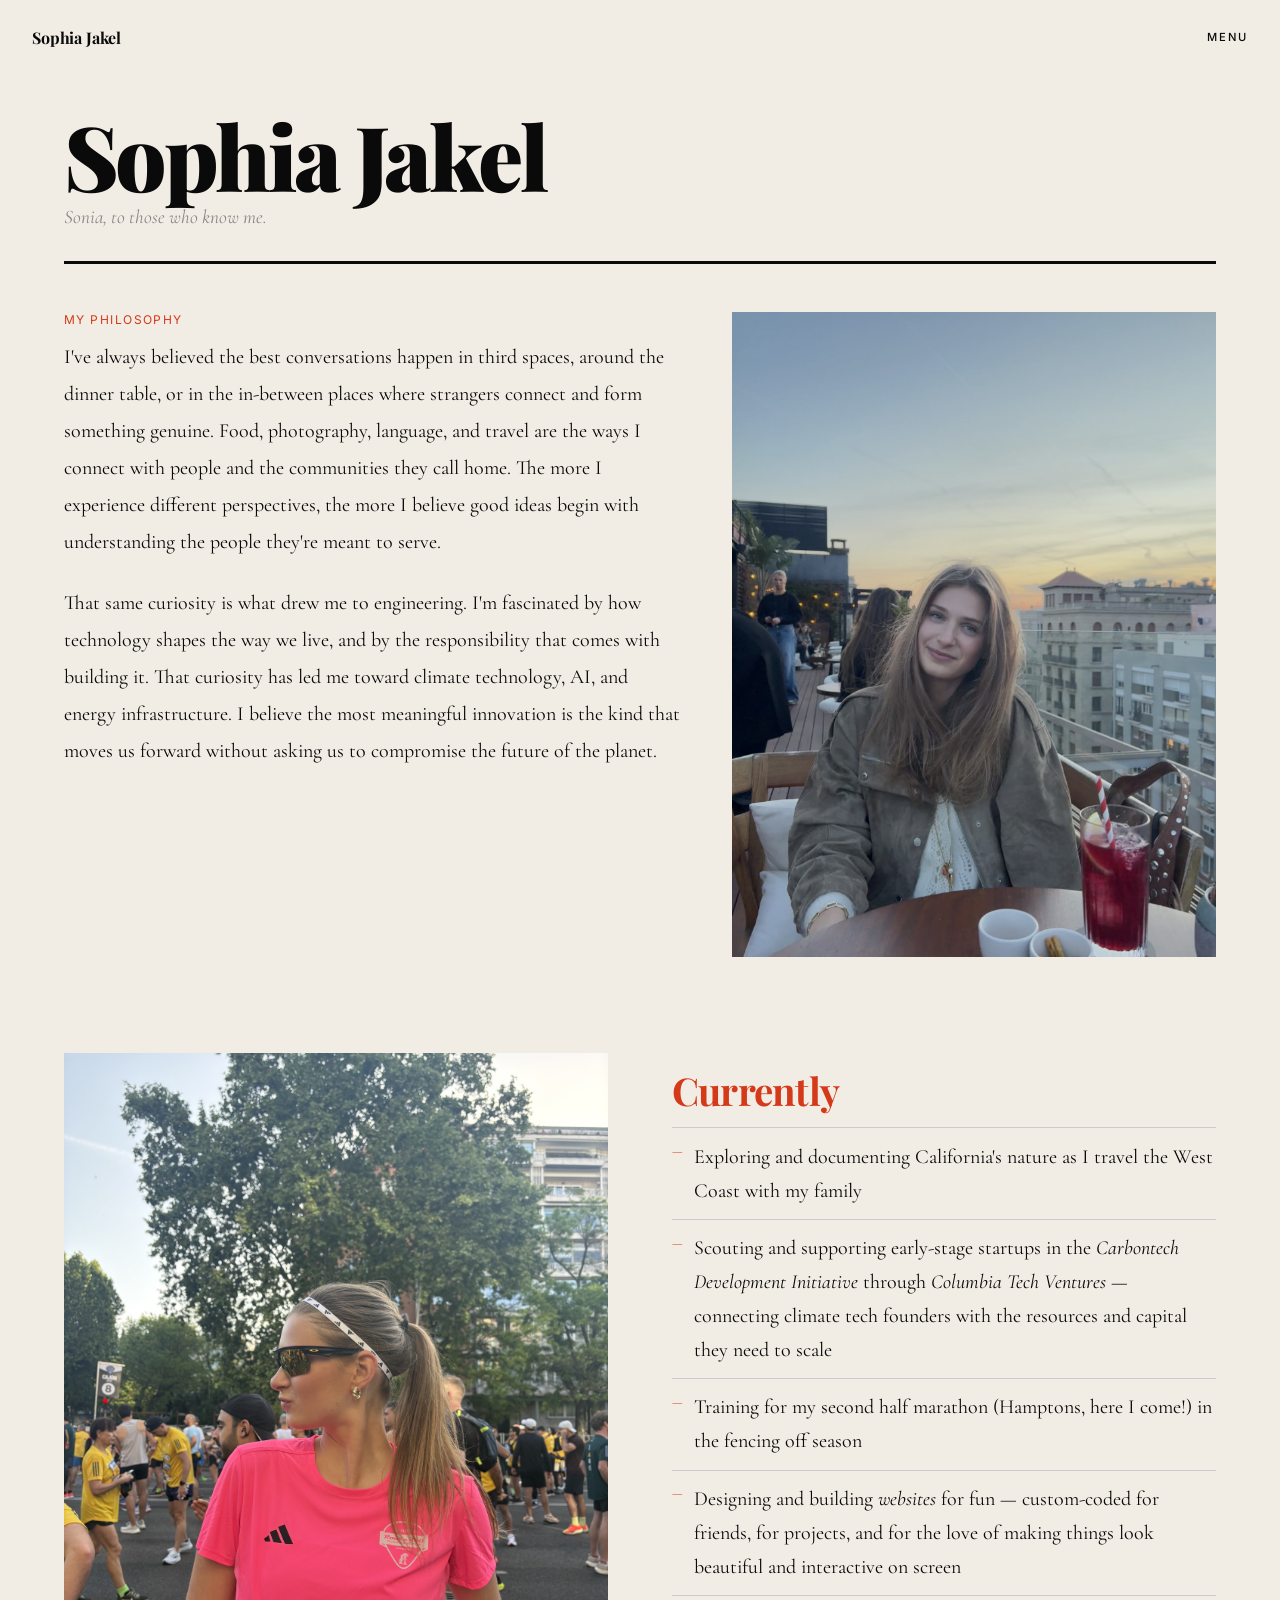
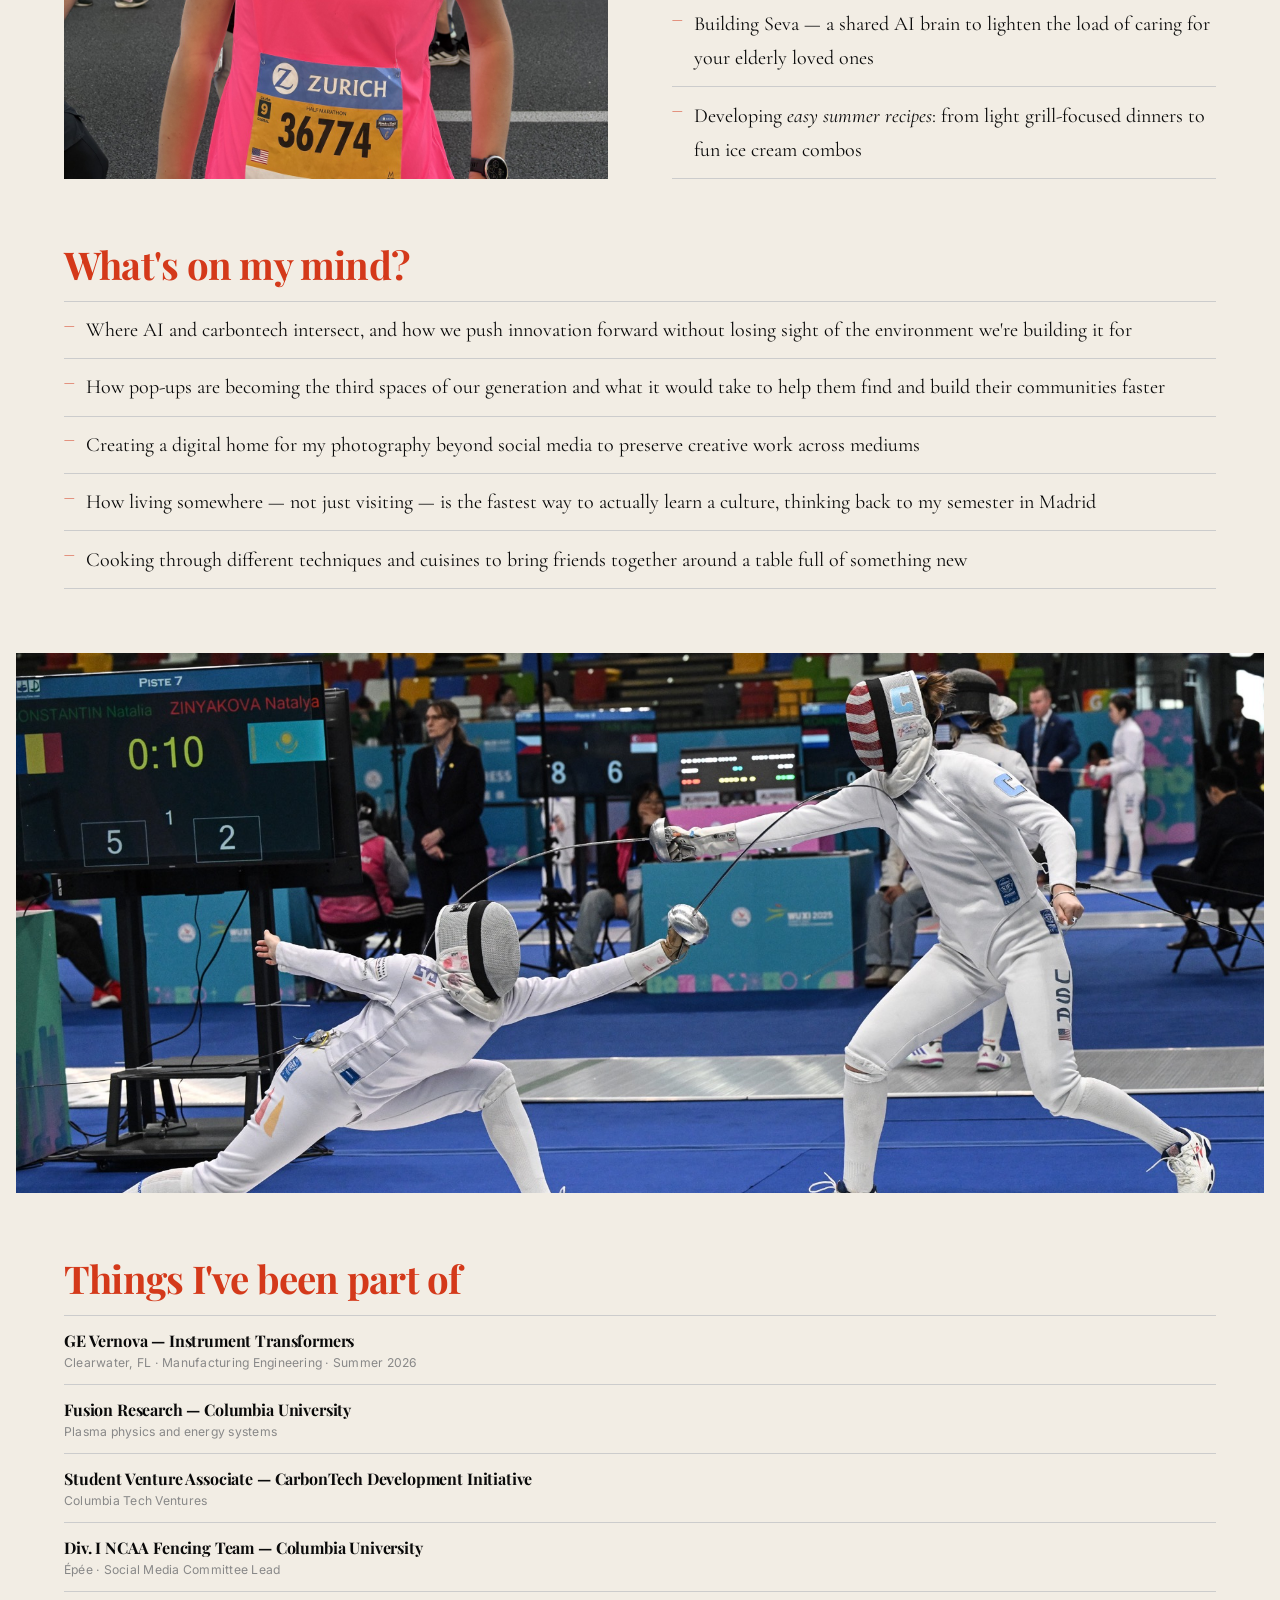
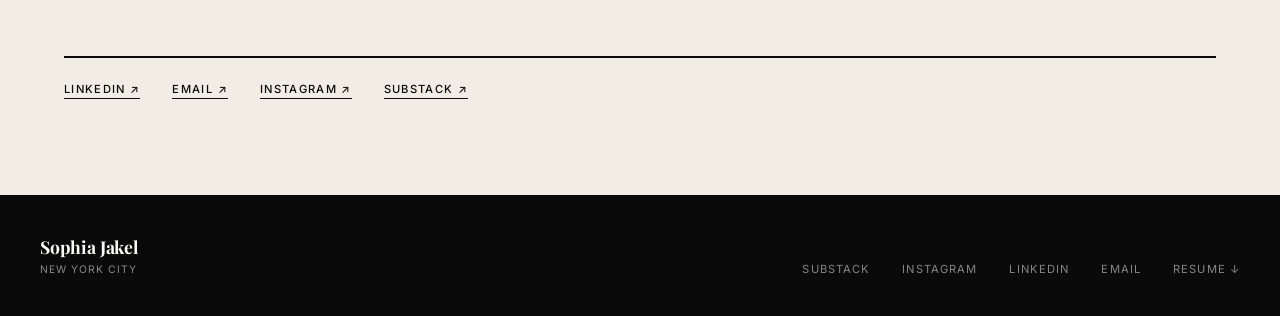
<file: about.html>
<!DOCTYPE html>
<html lang="en">
<head>
  <meta charset="UTF-8" />
  <meta name="viewport" content="width=device-width, initial-scale=1.0" />
  <title>About — Sophia Jakel</title>
  <link rel="stylesheet" href="css/style.css" />
  <link rel="stylesheet" href="css/about.css" />
  <link rel="preconnect" href="https://fonts.googleapis.com" />
  <link rel="preconnect" href="https://fonts.gstatic.com" crossorigin />
  <link href="https://fonts.googleapis.com/css2?family=Playfair+Display:ital,wght@0,400;0,700;0,900;1,400;1,700&family=Inter:wght@300;400;500&family=Cormorant+Garamond:ital,wght@0,300;0,400;1,300;1,400&display=swap" rel="stylesheet" />
</head>
<body>

  <div id="menu-overlay" aria-hidden="true">
    <div class="menu-inner">
      <nav class="menu-nav">
        <a href="index.html"       class="menu-item" data-index="01">Home</a>
        <a href="about.html"       class="menu-item" data-index="02">About</a>
        <a href="projects.html"    class="menu-item" data-index="03">Projects</a>
        <a href="archive.html"     class="menu-item" data-index="04">Archive</a>
        <a href="photography.html" class="menu-item" data-index="05">Photography</a>
      </nav>
      <div class="menu-footer">
        <a href="https://sonjakel.substack.com" target="_blank">Substack ↗</a>
        <a href="https://instagram.com/sonjakel_" target="_blank">Instagram ↗</a>
        <a href="https://www.linkedin.com/in/sophia-jakel-198600329/" target="_blank">LinkedIn ↗</a>
        <a href="mailto:sofochka.j@gmail.com">Email ↗</a>
      </div>
    </div>
  </div>

  <div id="site" class="visible">

    <div id="topbar">
      <a href="index.html" class="topbar-name">Sophia Jakel</a>
      <button id="menu-btn" aria-label="Open menu">Menu</button>
    </div>

    <div class="about-page">

      <!-- NAME -->
      <div class="about-masthead">
        <h1 class="about-name">Sophia Jakel</h1>
        <span class="about-nickname">Sonia, to those who know me.</span>
      </div>

      <!-- BIO with portrait floating right -->
      <div class="about-bio-block">
        <figure class="about-portrait">
          <img src="photography/IMG_2675.jpeg" alt="Sophia Jakel, rooftop at sunset" />
        </figure>

        <span class="about-bio-label">My Philosophy</span>
        <p class="about-bio">
          I've always believed the best conversations happen in third spaces, around the dinner table, or in the in-between places where strangers connect and form something genuine.
          Food, photography, language, and travel are the ways I connect with people and the
          communities they call home. The more I experience different perspectives, the more
          I believe good ideas begin with understanding the people they're meant to serve.
        </p>
        <p class="about-bio">
          That same curiosity is what drew me to engineering. I'm fascinated by how technology
          shapes the way we live, and by the responsibility that comes with building it. That
          curiosity has led me toward climate technology, AI, and energy infrastructure. I
          believe the most meaningful innovation is the kind that moves us forward without
          asking us to compromise the future of the planet.
        </p>
      </div>

      <!-- MARATHON + CURRENTLY -->
      <div class="about-split">
        <img src="photography/IMG_6808.jpeg" alt="Chicago Marathon" class="about-split-img" />
        <div class="about-split-content">
          <h2 class="about-section-title">Currently</h2>
          <ul class="about-list">
            <li>Exploring and documenting California's nature as I travel the West Coast with my family</li>
            <li>Scouting and supporting early-stage startups in the <a href="https://labtomarket.columbia.edu/cdi" target="_blank">Carbontech Development Initiative</a> through <a href="https://techventures.columbia.edu/" target="_blank">Columbia Tech Ventures</a> — connecting climate tech founders with the resources and capital they need to scale</li>
            <li>Training for my second half marathon (Hamptons, here I come!) in the fencing off season</li>
            <li>Designing and building <a href="https://world-cup-predictions-ruby.vercel.app/bracket" target="_blank">websites</a> for fun — custom-coded for friends, for projects, and for the love of making things look beautiful and interactive on screen</li>
            <li>Building Seva — a shared AI brain to lighten the load of caring for your elderly loved ones</li>
            <li>Developing <a href="https://sonjakel.substack.com/" target="_blank">easy summer recipes</a>: from light grill-focused dinners to fun ice cream combos</li>
          </ul>
        </div>
      </div>

      <!-- THINGS I KEEP THINKING ABOUT -->
      <div class="about-thinking">
        <h2 class="about-section-title">What's on my mind?</h2>
        <ul class="about-list">
          <li>Where AI and carbontech intersect, and how we push innovation forward without losing sight of the environment we're building it for</li>
          <li>How pop-ups are becoming the third spaces of our generation and what it would take to help them find and build their communities faster</li>
          <li>Creating a digital home for my photography beyond social media to preserve creative work across mediums</li>
          <li>How living somewhere — not just visiting — is the fastest way to actually learn a culture, thinking back to my semester in Madrid</li>
          <li>Cooking through different techniques and cuisines to bring friends together around a table full of something new</li>
        </ul>
      </div>

      <!-- FENCING: full-bleed dramatic image -->
      <div class="about-fencing">
        <img src="photography/AGU_9315-1.JPG" alt="Fencing competition" />
      </div>

      <!-- PROJECTS -->
      <div class="about-thinking">
        <h2 class="about-section-title">Things I've been part of</h2>
        <ul class="about-projects">
          <li class="project-item">
            <span class="project-name">GE Vernova — Instrument Transformers</span>
            <span class="project-desc">Clearwater, FL · Manufacturing Engineering · Summer 2026</span>
          </li>
          <li class="project-item">
            <span class="project-name">Fusion Research — Columbia University</span>
            <span class="project-desc">Plasma physics and energy systems</span>
          </li>
          <li class="project-item">
            <span class="project-name">Student Venture Associate — CarbonTech Development Initiative</span>
            <span class="project-desc">Columbia Tech Ventures</span>
          </li>
          <li class="project-item">
            <span class="project-name">Div. I NCAA Fencing Team — Columbia University</span>
            <span class="project-desc">Épée · Social Media Committee Lead</span>
          </li>
        </ul>
      </div>

      <!-- LINKS -->
      <div class="about-links-row">
        <a href="https://www.linkedin.com/in/sophia-jakel-198600329/" target="_blank" class="about-link-pill">LinkedIn ↗</a>
        <a href="mailto:sofochka.j@gmail.com" class="about-link-pill">Email ↗</a>
        <a href="https://instagram.com/sonjakel_" target="_blank" class="about-link-pill">Instagram ↗</a>
        <a href="https://sonjakel.substack.com" target="_blank" class="about-link-pill">Substack ↗</a>
      </div>

    </div>

    <footer class="site-footer">
      <div class="footer-left">
        <span>Sophia Jakel</span>
        <span class="footer-sub">New York City</span>
      </div>
      <div class="footer-right">
        <a href="https://sonjakel.substack.com" target="_blank">Substack</a>
        <a href="https://instagram.com/sonjakel_" target="_blank">Instagram</a>
        <a href="https://www.linkedin.com/in/sophia-jakel-198600329/" target="_blank">LinkedIn</a>
        <a href="mailto:sofochka.j@gmail.com">Email</a>
        <a href="Sophia_Jakel_Resume_.pdf" download>Resume ↓</a>
      </div>
    </footer>

  </div>

  <script src="js/main.js"></script>
</body>
</html>
</file>
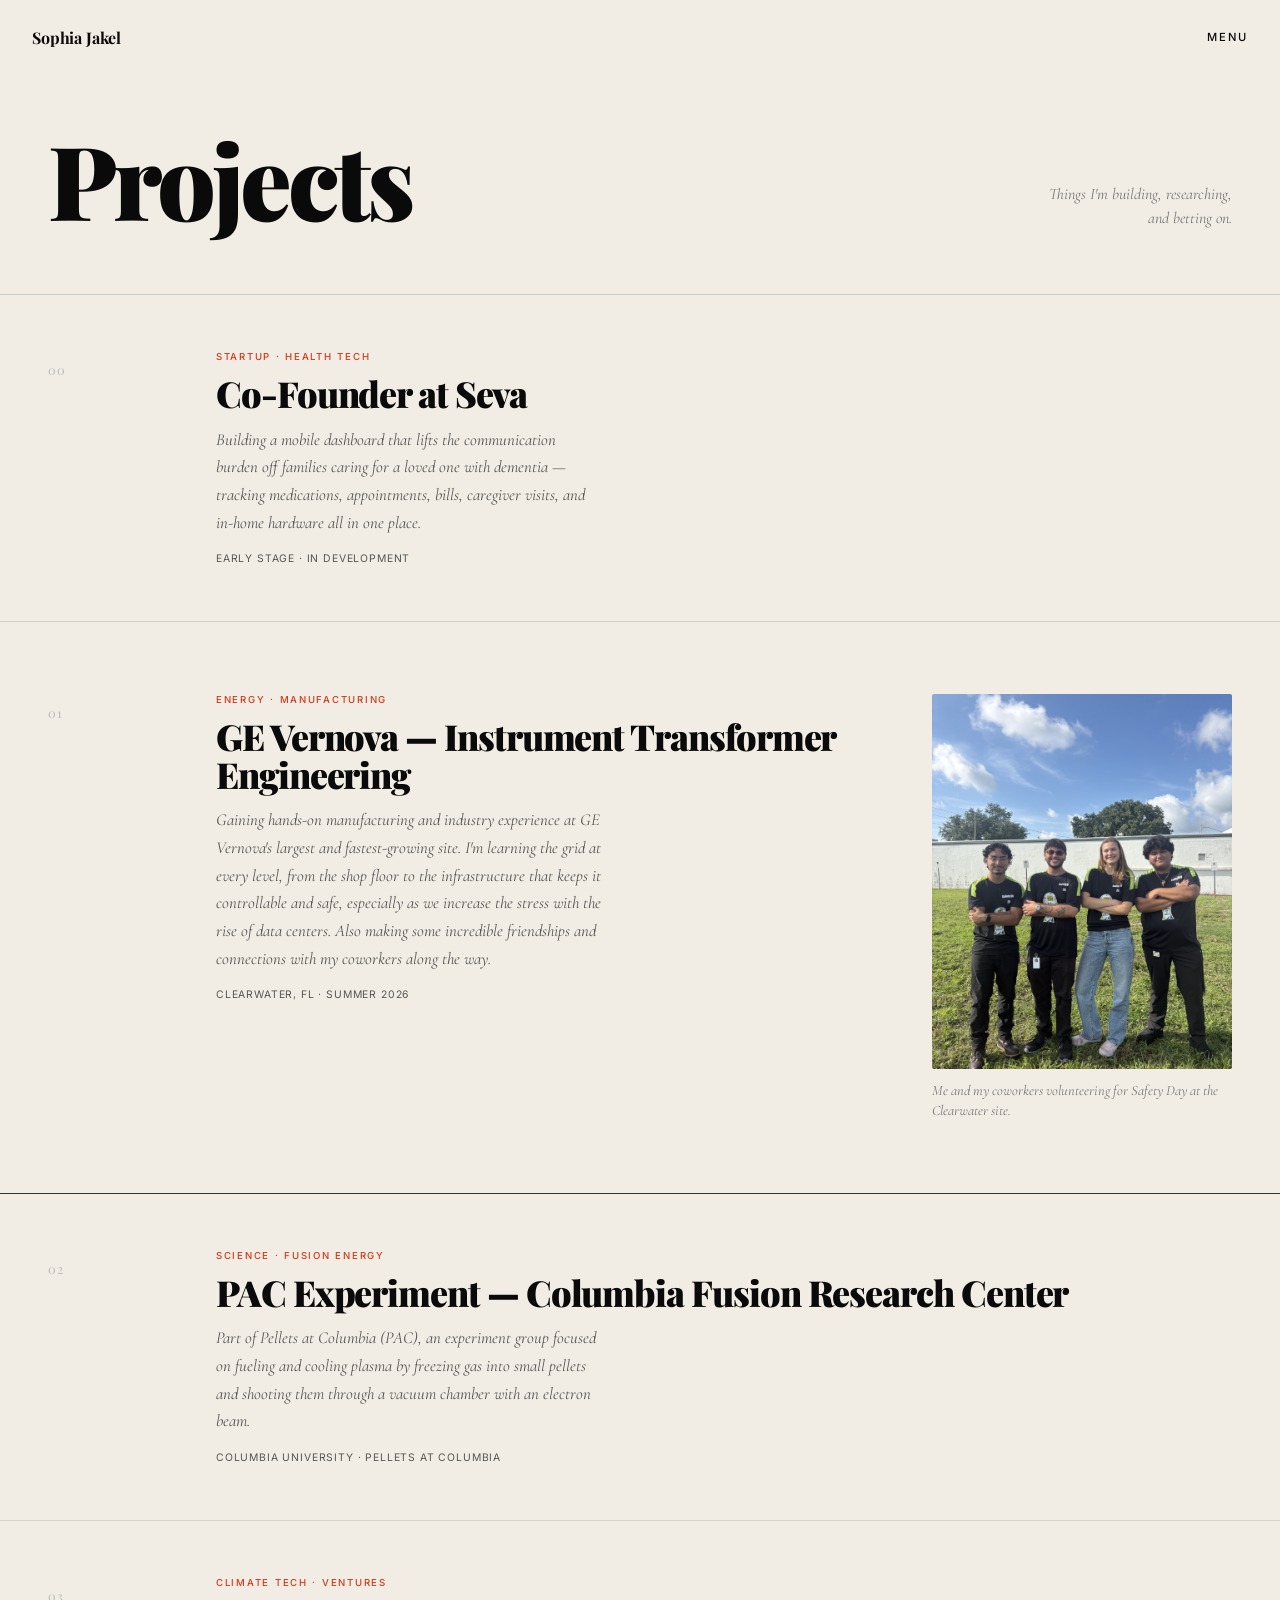
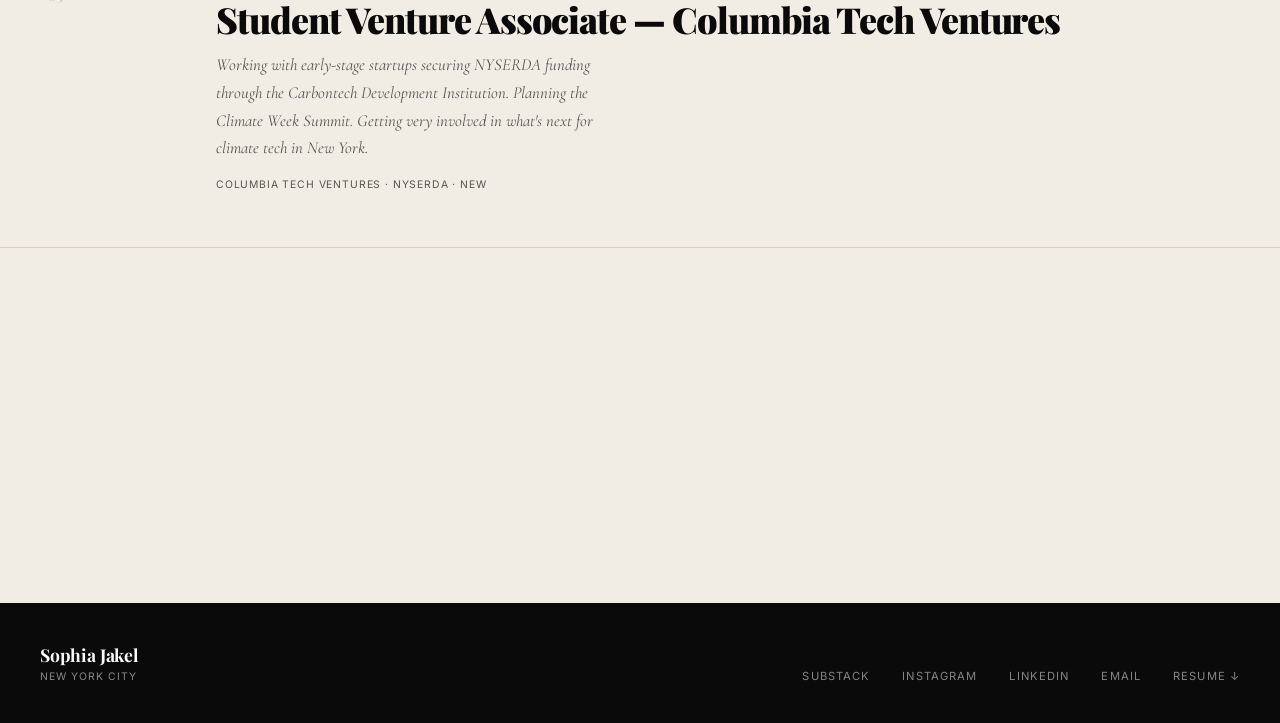
<file: projects.html>
<!DOCTYPE html>
<html lang="en">
<head>
  <meta charset="UTF-8" />
  <meta name="viewport" content="width=device-width, initial-scale=1.0" />
  <title>Projects — Sophia Jakel</title>
  <link rel="stylesheet" href="css/style.css" />
  <link rel="stylesheet" href="css/projects.css" />
  <link rel="preconnect" href="https://fonts.googleapis.com" />
  <link rel="preconnect" href="https://fonts.gstatic.com" crossorigin />
  <link href="https://fonts.googleapis.com/css2?family=Playfair+Display:ital,wght@0,400;0,700;0,900;1,400;1,700&family=Inter:wght@300;400;500&family=Cormorant+Garamond:ital,wght@0,300;0,400;1,300;1,400&display=swap" rel="stylesheet" />
</head>
<body>

  <div id="menu-overlay" aria-hidden="true">
    <div class="menu-inner">
      <nav class="menu-nav">
        <a href="index.html"       class="menu-item" data-index="01">Home</a>
        <a href="about.html"       class="menu-item" data-index="02">About</a>
        <a href="projects.html"    class="menu-item" data-index="03">Projects</a>
        <a href="archive.html"     class="menu-item" data-index="04">Archive</a>
        <a href="photography.html" class="menu-item" data-index="05">Photography</a>
      </nav>
      <div class="menu-footer">
        <a href="https://sonjakel.substack.com" target="_blank">Substack ↗</a>
        <a href="https://instagram.com/sonjakel_" target="_blank">Instagram ↗</a>
        <a href="https://www.linkedin.com/in/sophia-jakel-198600329/" target="_blank">LinkedIn ↗</a>
        <a href="mailto:sofochka.j@gmail.com">Email ↗</a>
      </div>
    </div>
  </div>

  <div id="site" class="visible">

    <div id="topbar">
      <a href="index.html" class="topbar-name">Sophia Jakel</a>
      <button id="menu-btn" aria-label="Open menu">Menu</button>
    </div>

    <header class="projects-header reveal">
      <h1 class="projects-title">Projects</h1>
      <p class="projects-sub">Things I'm building, researching, and betting on.</p>
    </header>

    <div class="features">

      <!-- 00 — Seva -->
      <div class="feature">
        <span class="feature-number">00</span>
        <div class="feature-main">
          <span class="feature-tag">Startup · Health Tech</span>
          <h2 class="feature-title">Co-Founder at Seva</h2>
          <p class="feature-dek">Building a mobile dashboard that lifts the communication burden off families caring for a loved one with dementia — tracking medications, appointments, bills, caregiver visits, and in-home hardware all in one place.</p>
          <span class="feature-meta">Early Stage · In Development</span>
        </div>
      </div>

      <!-- 01 — GE Vernova -->
      <div class="feature feature--hero reveal">
        <span class="feature-number">01</span>
        <div class="feature-main">
          <div class="feature-text">
            <span class="feature-tag">Energy · Manufacturing</span>
            <h2 class="feature-title">GE Vernova — Instrument Transformer Engineering</h2>
            <p class="feature-dek">Gaining hands-on manufacturing and industry experience at GE Vernova's largest and fastest-growing site. I'm learning the grid at every level, from the shop floor to the infrastructure that keeps it controllable and safe, especially as we increase the stress with the rise of data centers. Also making some incredible friendships and connections with my coworkers along the way.</p>
            <span class="feature-meta">Clearwater, FL · Summer 2026</span>
          </div>

          <!--
            TO ADD MORE PHOTOS TO THIS CAROUSEL:
            Copy one .carousel-slide, one .carousel-caption, and one dot button —
            update the image src/alt, caption text, and the button's data-index.
          -->
          <div class="feature-carousel">
            <div class="carousel-track">
              <div class="carousel-slide is-active">
                <img src="photography/GE_safetyday.jpeg" alt="Sophia and coworkers volunteering for Safety Day at the GE Vernova Clearwater site" />
              </div>
            </div>
            <div class="carousel-captions">
              <p class="carousel-caption is-active">Me and my coworkers volunteering for Safety Day at the Clearwater site.</p>
            </div>
            <div class="carousel-dots">
              <button class="carousel-dot is-active" data-index="0" aria-label="Slide 1"></button>
            </div>
          </div>
        </div>
      </div>

      <!-- 02 — PAC Experiment -->
      <div class="feature reveal">
        <span class="feature-number">02</span>
        <div class="feature-main">
          <span class="feature-tag">Science · Fusion Energy</span>
          <h2 class="feature-title">PAC Experiment — Columbia Fusion Research Center</h2>
          <p class="feature-dek">Part of Pellets at Columbia (PAC), an experiment group focused on fueling and cooling plasma by freezing gas into small pellets and shooting them through a vacuum chamber with an electron beam.</p>
          <span class="feature-meta">Columbia University · Pellets at Columbia</span>
        </div>
      </div>

      <!-- 03 — Student Venture Associate -->
      <div class="feature reveal">
        <span class="feature-number">03</span>
        <div class="feature-main">
          <span class="feature-tag">Climate Tech · Ventures</span>
          <h2 class="feature-title">Student Venture Associate — Columbia Tech Ventures</h2>
          <p class="feature-dek">Working with early-stage startups securing NYSERDA funding through the Carbontech Development Institution. Planning the Climate Week Summit. Getting very involved in what's next for climate tech in New York.</p>
          <span class="feature-meta">Columbia Tech Ventures · NYSERDA · New</span>
        </div>
      </div>

      <!-- 04 — Fencing / Social Media Committee -->
      <div class="feature reveal">
        <span class="feature-number">04</span>
        <div class="feature-main">
          <span class="feature-tag">Media · Athletics</span>
          <h2 class="feature-title">Columbia Fencing — Social Media Committee</h2>
          <p class="feature-dek">Beyond competing épée for Columbia's Div. I team, I run content for Columbia Fencing's social media committee — shooting and editing sports highlights, conducting post-meet interviews, and documenting the team's season for the official Columbia Fencing Instagram.</p>
          <span class="feature-meta">Columbia Athletics · Épée · Social Media Committee</span>
        </div>
      </div>

    </div>

    <footer class="site-footer">
      <div class="footer-left">
        <span>Sophia Jakel</span>
        <span class="footer-sub">New York City</span>
      </div>
      <div class="footer-right">
        <a href="https://sonjakel.substack.com" target="_blank">Substack</a>
        <a href="https://instagram.com/sonjakel_" target="_blank">Instagram</a>
        <a href="https://www.linkedin.com/in/sophia-jakel-198600329/" target="_blank">LinkedIn</a>
        <a href="mailto:sofochka.j@gmail.com">Email</a>
        <a href="Sophia_Jakel_Resume_.pdf" download>Resume ↓</a>
      </div>
    </footer>

  </div>

  <script src="js/main.js"></script>
</body>
</html>
</file>
<file: css/style.css>
/* ============================================
   SOPHIA JAKEL — style.css
   Full-screen immersive redesign

   1. Variables
   2. Reset & base
   3. Intro animation
   4. Top bar
   5. Menu overlay
   6. Panels (the scrolling sections)
   7. Hero panel
   8. Content panels
   9. Stream panel
   10. Footer
   11. Shared utilities
   12. Mobile
   ============================================ */


/* ── 1. VARIABLES ─────────────────────────── */
:root {
  --black:     #0a0a0a;
  --white:     #fafaf8;
  --cream:     #f2ede4;
  --blue:      #1a6bff;      /* the electric blue for hero text */
  --red:       #d4391a;      /* accent for tags */
  --gray:      #888;
  --light-gray:#ddd;

  --font-display:   'Playfair Display', Georgia, serif;
  --font-body:      'Inter', system-ui, sans-serif;
  --font-editorial: 'Cormorant Garamond', Georgia, serif;
}


/* ── 2. RESET & BASE ──────────────────────── */
*, *::before, *::after { box-sizing: border-box; margin: 0; padding: 0; }

html { font-size: 16px; scroll-behavior: smooth; }

body {
  background: var(--black);
  color: var(--white);
  font-family: var(--font-body);
  -webkit-font-smoothing: antialiased;
  overflow-x: hidden;
}

a { color: inherit; text-decoration: none; }
img { display: block; width: 100%; height: 100%; object-fit: cover; }

.hidden  { opacity: 0; pointer-events: none; }
.visible { opacity: 1; pointer-events: all; transition: opacity 0.8s ease; }


/* ── 3. INTRO ANIMATION ───────────────────── */
#intro {
  position: fixed;
  inset: 0;
  background: var(--black);
  display: flex;
  align-items: center;
  justify-content: center;
  z-index: 9999;
  transition: opacity 0.8s ease;
}

#intro.fade-out { opacity: 0; pointer-events: none; }

#intro-name {
  display: flex;
  align-items: baseline;
  font-family: var(--font-display);
  font-weight: 900;
  font-size: clamp(3rem, 9vw, 8rem);
  color: var(--white);
  letter-spacing: -0.02em;
}

.intro-letter {
  display: inline-block;
  opacity: 0;
  transform: translateY(16px);
  transition: opacity 0.2s ease, transform 0.2s ease;
}
.intro-letter.show { opacity: 1; transform: translateY(0); }
.intro-space { display: inline-block; width: 0.3em; }


/* ── 4. TOP BAR ───────────────────────────── */
#topbar {
  position: fixed;
  top: 0; left: 0; right: 0;
  z-index: 100;
  display: flex;
  justify-content: space-between;
  align-items: center;
  padding: 1.4rem 2rem;
  mix-blend-mode: difference; /* inverts against whatever's behind it — always readable */
}

.topbar-name {
  font-family: var(--font-display);
  font-weight: 700;
  font-size: 1rem;
  letter-spacing: -0.01em;
  color: var(--white);
}

#menu-btn {
  background: none;
  border: none;
  cursor: pointer;
  font-family: var(--font-body);
  font-size: 0.7rem;
  font-weight: 500;
  letter-spacing: 0.18em;
  text-transform: uppercase;
  color: var(--white);
  padding: 0.5rem 0;
  position: relative;
}

#menu-btn::after {
  content: '';
  position: absolute;
  bottom: 0; left: 0;
  width: 0; height: 1px;
  background: var(--white);
  transition: width 0.25s ease;
}
#menu-btn:hover::after { width: 100%; }


/* ── 5. MENU OVERLAY ──────────────────────── */
#menu-overlay {
  position: fixed;
  inset: 0;
  background: var(--black);
  z-index: 200;
  display: flex;
  align-items: center;
  justify-content: center;
  opacity: 0;
  pointer-events: none;
  transition: opacity 0.4s ease;
}

#menu-overlay.open {
  opacity: 1;
  pointer-events: all;
}

.menu-inner {
  width: 100%;
  max-width: 900px;
  padding: 4rem 2rem;
  display: flex;
  flex-direction: column;
  gap: 3rem;
}

.menu-nav {
  display: flex;
  flex-direction: column;
  gap: 0;
}

.menu-item {
  display: flex;
  align-items: baseline;
  gap: 1.5rem;
  font-family: var(--font-display);
  font-weight: 700;
  font-size: clamp(2.5rem, 7vw, 6rem);
  letter-spacing: -0.03em;
  line-height: 1.15;
  color: var(--white);
  border-top: 1px solid #222;
  padding: 0.6rem 0;
  transition: color 0.2s;
  opacity: 0;
  transform: translateY(20px);
  transition: opacity 0.35s ease, transform 0.35s ease, color 0.2s;
}

#menu-overlay.open .menu-item {
  opacity: 1;
  transform: translateY(0);
}

/* stagger each menu item */
#menu-overlay.open .menu-item:nth-child(1) { transition-delay: 0.05s; }
#menu-overlay.open .menu-item:nth-child(2) { transition-delay: 0.10s; }
#menu-overlay.open .menu-item:nth-child(3) { transition-delay: 0.15s; }
#menu-overlay.open .menu-item:nth-child(4) { transition-delay: 0.20s; }
#menu-overlay.open .menu-item:nth-child(5) { transition-delay: 0.25s; }
#menu-overlay.open .menu-item:nth-child(6) { transition-delay: 0.30s; }

.menu-item::before {
  content: attr(data-index);
  font-family: var(--font-body);
  font-size: 0.65rem;
  font-weight: 400;
  letter-spacing: 0.1em;
  color: var(--gray);
  width: 2rem;
  flex-shrink: 0;
}

.menu-item:hover { color: var(--blue); }
.menu-item:last-child { border-bottom: 1px solid #222; }

.menu-footer {
  display: flex;
  gap: 2.5rem;
}

.menu-footer a {
  font-family: var(--font-body);
  font-size: 0.72rem;
  letter-spacing: 0.1em;
  text-transform: uppercase;
  color: var(--gray);
  transition: color 0.2s;
}
.menu-footer a:hover { color: var(--white); }

/* Close button — top right of overlay */
#menu-overlay::after {
  content: '✕';
  position: absolute;
  top: 1.4rem;
  right: 2rem;
  font-size: 1rem;
  color: var(--gray);
  cursor: pointer;
  font-family: var(--font-body);
  letter-spacing: 0;
}


/* ── 6. PANELS ────────────────────────────── */
.panel {
  min-height: 100svh;
  width: 100%;
  position: relative;
  display: flex;
  align-items: center;
}


/* ── 7. HERO PANEL ────────────────────────── */
.panel--hero {
  justify-content: flex-start;
  align-items: flex-end;
  overflow: hidden;
}

.panel-bg {
  position: absolute;
  inset: 0;
  width: 100%;
  height: 100%;
  object-fit: cover;
  object-position: center center;
}

.hero-overlay {
  position: absolute;
  inset: 0;
  background: linear-gradient(
    to top,
    rgba(0,0,0,0.75) 0%,
    rgba(0,0,0,0.2) 50%,
    rgba(0,0,0,0.05) 100%
  );
}

.hero-content {
  position: relative;
  z-index: 2;
  padding: 0 2.5rem 4rem;
  display: flex;
  flex-direction: column;
  gap: 1rem;
}

.hero-title {
  font-family: var(--font-display);
  font-weight: 900;
  font-size: clamp(3rem, 8vw, 9rem);
  line-height: 1.0;
  letter-spacing: -0.03em;
  color: var(--blue);
  display: flex;
  flex-direction: column;
}

.hero-sub {
  font-family: var(--font-body);
  font-size: 0.72rem;
  letter-spacing: 0.15em;
  text-transform: uppercase;
  color: rgba(255,255,255,0.6);
}

.scroll-hint {
  position: absolute;
  bottom: 1.8rem;
  right: 2.5rem;
  font-family: var(--font-body);
  font-size: 0.65rem;
  letter-spacing: 0.15em;
  text-transform: uppercase;
  color: rgba(255,255,255,0.4);
  z-index: 2;
}


/* ── 8. CONTENT PANELS ────────────────────── */

/* Photography — dark background, image left */
.panel--photography {
  background: #111;
  gap: 0;
}

/* Recipes — black with large type */
.panel--recipes {
  background: var(--black);
  color: var(--white);
  padding: 6rem 2.5rem;
}

/* About — warm cream, image-led */
.panel--about {
  background: var(--cream);
  color: var(--black);
  gap: 0;
}

.panel--about .panel-heading,
.panel--about .panel-desc,
.panel--about .panel-link { color: var(--black); }

.panel--about .panel-number { color: #aaa; }

/* Places — deep warm dark */
.panel--projects {
  background: #0f0d0b;
  color: var(--white);
  gap: 0;
}

/* Two-column layouts */
.panel-image-left {
  width: 55%;
  height: 100svh;
  flex-shrink: 0;
  overflow: hidden;
}

.panel-image-right {
  width: 45%;
  height: 100svh;
  flex-shrink: 0;
  overflow: hidden;
}

.panel-image-left--tall {
  height: 100svh;
}

.panel-text-right {
  flex: 1;
  padding: 4rem 3rem 4rem 4rem;
  display: flex;
  flex-direction: column;
  justify-content: center;
  gap: 1.5rem;
}

.panel-text-left {
  flex: 1;
  padding: 4rem 4rem 4rem 3rem;
  display: flex;
  flex-direction: column;
  justify-content: center;
  gap: 1.5rem;
}

.panel-full-text {
  max-width: 900px;
  display: flex;
  flex-direction: column;
  gap: 2rem;
}

.panel-number {
  font-family: var(--font-body);
  font-size: 0.65rem;
  letter-spacing: 0.15em;
  text-transform: uppercase;
  color: var(--gray);
}

.panel--essays .panel-number { color: #aaa; }

.panel-heading {
  font-family: var(--font-display);
  font-weight: 900;
  font-size: clamp(2.5rem, 5vw, 5rem);
  letter-spacing: -0.03em;
  line-height: 1.05;
}

.panel-heading--huge {
  font-size: clamp(3.5rem, 8vw, 9rem);
  line-height: 0.95;
}

.panel-desc {
  font-family: var(--font-editorial);
  font-size: 1.15rem;
  line-height: 1.7;
  font-style: italic;
  max-width: 48ch;
  opacity: 0.8;
}

.panel-link {
  display: inline-flex;
  align-items: center;
  gap: 0.4rem;
  font-family: var(--font-body);
  font-size: 0.75rem;
  font-weight: 500;
  letter-spacing: 0.1em;
  text-transform: uppercase;
  border-bottom: 1px solid currentColor;
  padding-bottom: 2px;
  width: fit-content;
  transition: opacity 0.2s;
}
.panel-link:hover { opacity: 0.6; }

/* essays panel — dark text on cream */
.panel--essays .panel-heading,
.panel--essays .panel-desc,
.panel--essays .panel-link { color: var(--black); }


/* ── 9. STREAM PANEL ──────────────────────── */
.panel--stream {
  background: var(--white);
  color: var(--black);
  flex-direction: column;
  align-items: stretch;
  justify-content: flex-start;
  padding: 6rem 2.5rem;
  min-height: auto;
}

.stream-header {
  margin-bottom: 2rem;
  border-bottom: 3px solid var(--black);
  padding-bottom: 1.2rem;
}

.stream-heading {
  font-family: var(--font-display);
  font-weight: 900;
  font-size: clamp(2rem, 4vw, 3.5rem);
  letter-spacing: -0.03em;
}

.stream-list {
  display: flex;
  flex-direction: column;
}

.stream-row {
  display: grid;
  grid-template-columns: 110px 1fr 80px;
  align-items: baseline;
  gap: 2rem;
  padding: 1.2rem 0;
  border-bottom: 1px solid var(--light-gray);
  color: var(--black);
  transition: background 0.15s;
}

.stream-row:hover {
  background: var(--cream);
  margin: 0 -1rem;
  padding-left: 1rem;
  padding-right: 1rem;
}

.stream-row-tag {
  font-family: var(--font-body);
  font-size: 0.65rem;
  font-weight: 500;
  letter-spacing: 0.12em;
  text-transform: uppercase;
  color: var(--red);
}

.stream-row-title {
  font-family: var(--font-display);
  font-size: 1.05rem;
  font-weight: 400;
}

.stream-row-date {
  font-family: var(--font-body);
  font-size: 0.65rem;
  letter-spacing: 0.08em;
  color: var(--gray);
  text-align: right;
  text-transform: uppercase;
}

.stream-row--more {
  grid-template-columns: 1fr;
  margin-top: 0.5rem;
  border-bottom: none;
}

.stream-row--more .stream-row-title {
  font-family: var(--font-body);
  font-size: 0.75rem;
  font-weight: 500;
  letter-spacing: 0.1em;
  text-transform: uppercase;
  color: var(--black);
  border-bottom: 1px solid var(--black);
  padding-bottom: 1px;
  width: fit-content;
}


/* ── 10. FOOTER ───────────────────────────── */
.site-footer {
  background: var(--black);
  color: var(--white);
  display: flex;
  justify-content: space-between;
  align-items: flex-end;
  padding: 2.5rem 2.5rem;
}

.footer-left {
  display: flex;
  flex-direction: column;
  gap: 0.3rem;
}

.footer-left span:first-child {
  font-family: var(--font-display);
  font-weight: 700;
  font-size: 1.1rem;
  letter-spacing: -0.01em;
}

.footer-sub {
  font-size: 0.65rem;
  letter-spacing: 0.1em;
  text-transform: uppercase;
  color: var(--gray);
}

.footer-right {
  display: flex;
  gap: 2rem;
}

.footer-right a {
  font-size: 0.7rem;
  letter-spacing: 0.1em;
  text-transform: uppercase;
  color: rgba(255,255,255,0.5);
  transition: color 0.2s;
}
.footer-right a:hover { color: var(--white); }


/* ── 11. ABOUT PAGE SHARED STYLES ─────────── */
/* (imported via about.css) */


/* ── 12. MOBILE ───────────────────────────── */
@media (max-width: 768px) {
  #topbar { padding: 1.2rem 1.2rem; }

  .hero-content { padding: 0 1.2rem 3rem; }

  .hero-title { font-size: clamp(2.2rem, 10vw, 4rem); }

  .panel--photography,
  .panel--essays,
  .panel--projects {
    flex-direction: column;
  }

  .panel-image-left,
  .panel-image-right {
    width: 100%;
    height: 50vw;
  }

  .panel-text-right,
  .panel-text-left {
    padding: 2.5rem 1.5rem;
  }

  .recipes-text { padding: 2rem 1.2rem; width: 100%; }

  .panel--stream { padding: 4rem 1.2rem; }

  .stream-row {
    grid-template-columns: 90px 1fr;
    grid-template-rows: auto auto;
    gap: 0.5rem 1rem;
  }

  .stream-row-date {
    grid-column: 1;
    grid-row: 2;
    text-align: left;
  }

  .stream-row-title { grid-column: 2; grid-row: 1 / 3; }

  .menu-inner { padding: 6rem 1.5rem 3rem; }

  .menu-item { font-size: clamp(2rem, 10vw, 3.5rem); }

  .site-footer { flex-direction: column; gap: 1.5rem; align-items: flex-start; }
}
</file>
<file: css/about.css>
/* ============================================
   ABOUT PAGE — about.css
   Flowing editorial layout, Oliver Jeffers-inspired
   ============================================ */

body { background: var(--cream) !important; }

#topbar { mix-blend-mode: normal !important; }
.topbar-name, #menu-btn { color: var(--black) !important; }
#menu-btn::after { background: var(--black) !important; }

/* ── PAGE WRAPPER ────────────────────────────── */
.about-page {
  max-width: 1200px;
  margin: 0 auto;
  padding: 7rem 1.5rem 6rem;
}

/* ── MASTHEAD ────────────────────────────────── */
.about-masthead {
  margin-bottom: 3rem;
  padding-bottom: 2rem;
  border-bottom: 3px solid var(--black);
}

.about-name {
  font-family: var(--font-display);
  font-weight: 900;
  font-size: clamp(3rem, 7vw, 6rem);
  letter-spacing: -0.04em;
  line-height: 0.95;
  color: var(--black);
}

.about-nickname {
  font-family: var(--font-editorial);
  font-size: 1.2rem;
  font-style: italic;
  color: #888;
  margin-top: 0.5rem;
  display: block;
}

/* ── BIO BLOCK: portrait floats right ─────────── */
.about-bio-block {
  overflow: hidden; /* clearfix for float */
  margin-bottom: 4rem;
}

.about-portrait {
  float: right;
  width: 42%;
  margin: 0 0 2rem 3rem;
  display: block;
}

.about-portrait img {
  width: 100%;
  height: auto;
  display: block;
}

.about-bio {
  font-family: var(--font-editorial);
  font-size: 1.25rem;
  line-height: 1.85;
  color: var(--black);
  margin-bottom: 1.5rem;
}

.about-bio-label {
  font-family: 'Inter', sans-serif;
  font-size: 0.75rem;
  letter-spacing: 0.12em;
  text-transform: uppercase;
  color: var(--red);
  margin-bottom: 0.75rem;
  display: block;
}

/* ── MARATHON BLOCK: image left, section right ── */
.about-split {
  display: grid;
  grid-template-columns: 1fr 1fr;
  gap: 4rem;
  align-items: start;
  margin-bottom: 4rem;
}

.about-split-img {
  display: block;
  width: 100%;
  height: auto;
}

.about-split-content {
  padding-top: 1rem;
}

/* ── SECTION TITLES ──────────────────────────── */
.about-section-title {
  font-family: var(--font-display);
  font-weight: 700;
  font-size: clamp(1.8rem, 3vw, 2.8rem);
  letter-spacing: -0.02em;
  line-height: 1.1;
  color: var(--red);
  margin-bottom: 1rem;
}

/* ── LISTS ───────────────────────────────────── */
.about-list {
  list-style: none;
  border-top: 1px solid #ccc;
}

.about-list li {
  font-family: var(--font-editorial);
  font-size: 1.25rem;
  line-height: 1.7;
  color: var(--black);
  padding: 0.7rem 0 0.7rem 1.4rem;
  border-bottom: 1px solid #ccc;
  position: relative;
  opacity: 0;
  transform: translateY(10px);
  transition: opacity 0.45s ease, transform 0.45s ease;
}

.about-list li.visible {
  opacity: 1;
  transform: translateY(0);
}

.about-list li::before {
  content: '—';
  position: absolute;
  left: 0;
  top: 0.8rem;
  color: var(--red);
  font-size: 0.8rem;
}

/* ── INLINE LINKS IN LISTS ───────────────────────── */
.about-list li a {
  color: var(--black);
  text-decoration: none;
  font-style: italic;
  transition: color 0.2s ease;
}
.about-list li a:hover {
  color: var(--blue);
}

/* ── THINKING SECTION: full-width text ─────────── */
.about-thinking {
  margin-bottom: 4rem;
}

/* ── FENCING: full-bleed image ──────────────────── */
.about-fencing {
  margin: 0 -3rem 4rem;   /* break out of page padding */
  overflow: hidden;
}

.about-fencing img {
  width: 100%;
  height: 60vh;
  object-fit: cover;
  object-position: center 30%;
  display: block;
}

/* ── PROJECTS ────────────────────────────────── */
.about-projects {
  list-style: none;
  border-top: 1px solid #ccc;
  margin-bottom: 3rem;
}

.project-item {
  display: flex;
  flex-direction: column;
  gap: 0.2rem;
  padding: 0.9rem 0;
  border-bottom: 1px solid #ccc;
  opacity: 0;
  transform: translateY(10px);
  transition: opacity 0.45s ease, transform 0.45s ease;
}

.project-item.visible {
  opacity: 1;
  transform: translateY(0);
}

.project-name {
  font-family: var(--font-display);
  font-size: 1rem;
  font-weight: 700;
  letter-spacing: -0.01em;
  color: var(--black);
}

.project-desc {
  font-family: var(--font-body);
  font-size: 0.76rem;
  color: #888;
  letter-spacing: 0.02em;
}

.project-link {
  font-family: var(--font-body);
  font-size: 0.7rem;
  font-weight: 500;
  color: var(--black);
  border-bottom: 1px solid currentColor;
  padding-bottom: 1px;
  width: fit-content;
  margin-top: 0.2rem;
  display: inline-block;
  transition: opacity 0.2s;
}
.project-link:hover { opacity: 0.5; }

/* ── LINKS ROW ───────────────────────────────── */
.about-links-row {
  display: flex;
  gap: 2rem;
  flex-wrap: wrap;
  padding-top: 1.5rem;
  border-top: 2px solid var(--black);
}

.about-link-pill {
  font-family: var(--font-body);
  font-size: 0.7rem;
  font-weight: 500;
  letter-spacing: 0.12em;
  text-transform: uppercase;
  color: var(--black);
  border-bottom: 1px solid currentColor;
  padding-bottom: 2px;
  transition: color 0.2s;
}
.about-link-pill:hover { color: var(--red); }

/* ── FOOTER ──────────────────────────────────── */
.site-footer { background: var(--black); }

/* ── MOBILE ──────────────────────────────────── */
@media (max-width: 768px) {
  .about-page { padding: 5rem 1.2rem 4rem; }

  .about-portrait {
    float: none;
    width: 100%;
    margin: 0 0 2rem 0;
  }

  .about-split {
    grid-template-columns: 1fr;
    gap: 2rem;
  }

  .about-fencing { margin: 0 -1.2rem 3rem; }
  .about-fencing img { height: 40vh; }

  .about-links-row { gap: 1.2rem; }
}
</file>
<file: css/projects.css>
/* ============================================
   PROJECTS — editorial feature spread
   ============================================ */

body { background: var(--cream) !important; }

#topbar { mix-blend-mode: normal !important; }
.topbar-name, #menu-btn { color: var(--black) !important; }
#menu-btn::after { background: var(--black) !important; }

/* ── SCROLL REVEAL ───────────────────────── */
.reveal {
  opacity: 0;
  transform: translateY(40px);
  transition: opacity 0.7s ease, transform 0.7s ease;
}
.reveal.visible {
  opacity: 1;
  transform: none;
}

/* ── PAGE HEADER ─────────────────────────── */
.projects-header {
  padding: 8rem 3rem 4rem;
  border-bottom: 1px solid #ccc;
  display: flex;
  justify-content: space-between;
  align-items: flex-end;
}

.projects-title {
  font-family: var(--font-display);
  font-weight: 900;
  font-size: clamp(3rem, 8vw, 7rem);
  letter-spacing: -0.04em;
  line-height: 1;
  color: var(--black);
}

.projects-sub {
  font-family: var(--font-editorial);
  font-size: 1rem;
  font-style: italic;
  color: #777;
  text-align: right;
  max-width: 28ch;
  line-height: 1.5;
}

/* ── FEATURE LIST ────────────────────────── */
.features {
  max-width: 100%;
}

/* Each project row */
.feature {
  position: relative;
  display: grid;
  grid-template-columns: 120px 1fr;
  align-items: start;
  gap: 0 3rem;
  padding: 3.5rem 3rem;
  border-bottom: 1px solid #d8d0c4;
  transition: background 0.3s ease, padding-left 0.3s ease;
  cursor: default;
  overflow: hidden;
}

.feature::before {
  content: '';
  position: absolute;
  left: 0;
  top: 0;
  bottom: 0;
  width: 3px;
  background: var(--red);
  transform: scaleY(0);
  transform-origin: bottom;
  transition: transform 0.4s ease;
}

.feature:hover {
  background: #ede8de;
  padding-left: 3.75rem;
}

.feature:hover::before {
  transform: scaleY(1);
  transform-origin: top;
}

/* Featured (first) project gets more presence */
.feature--hero {
  padding: 4.5rem 3rem;
  grid-template-columns: 120px 1fr;
  border-bottom: 1px solid #333;
}

.feature--hero .feature-title {
  font-size: clamp(1.5rem, 2.8vw, 2.4rem);
}

/* ── FEATURE PARTS ───────────────────────── */
.feature-number {
  font-family: var(--font-display);
  font-weight: 400;
  font-size: 0.8rem;
  color: #bbb;
  letter-spacing: 0.1em;
  padding-top: 0.6rem;
}

.feature-main {
  display: flex;
  flex-direction: column;
  gap: 0.8rem;
}

.feature-tag {
  font-family: var(--font-body);
  font-size: 0.6rem;
  font-weight: 500;
  letter-spacing: 0.18em;
  text-transform: uppercase;
  color: var(--red);
}

.feature-title {
  font-family: var(--font-display);
  font-weight: 900;
  font-size: clamp(1.5rem, 2.8vw, 2.4rem);
  letter-spacing: -0.03em;
  line-height: 1.05;
  color: var(--black);
}

.feature-dek {
  font-family: var(--font-editorial);
  font-size: 1.05rem;
  font-style: italic;
  color: #555;
  line-height: 1.65;
  max-width: 55ch;
}

.feature-meta {
  font-family: var(--font-body);
  font-size: 0.65rem;
  letter-spacing: 0.08em;
  color: #555;
  text-transform: uppercase;
  margin-top: 0.2rem;
}

/* ── HERO SPLIT LAYOUT (text left, carousel right) ── */
.feature--hero .feature-main {
  display: grid;
  grid-template-columns: 1fr 300px;
  gap: 3rem;
  align-items: start;
}

.feature-text {
  display: flex;
  flex-direction: column;
  gap: 0.8rem;
}

.feature-carousel {
  position: relative;
}

.carousel-track {
  position: relative;
  aspect-ratio: 4 / 5;
  overflow: hidden;
  border-radius: 2px;
}

.carousel-slide {
  position: absolute;
  inset: 0;
  opacity: 0;
  transition: opacity 0.5s ease;
}

.carousel-slide.is-active {
  opacity: 1;
}

.carousel-slide img {
  width: 100%;
  height: 100%;
  object-fit: cover;
  display: block;
}

.carousel-captions {
  margin-top: 0.7rem;
}

.carousel-caption {
  display: none;
  font-family: var(--font-editorial);
  font-size: 0.9rem;
  font-style: italic;
  color: #777;
  line-height: 1.4;
  margin: 0;
}

.carousel-caption.is-active {
  display: block;
}

.carousel-dots {
  display: flex;
  justify-content: center;
  gap: 0.4rem;
  margin-top: 0.6rem;
}

.carousel-dot {
  width: 6px;
  height: 6px;
  border-radius: 50%;
  border: none;
  padding: 0;
  background: #ccc;
  cursor: pointer;
  transition: background 0.2s ease;
}

.carousel-dot.is-active {
  background: var(--red);
}

.carousel-dots:has(.carousel-dot:only-child) {
  display: none;
}

.feature-link {
  font-family: var(--font-body);
  font-size: 0.65rem;
  font-weight: 500;
  letter-spacing: 0.1em;
  text-transform: uppercase;
  color: var(--black);
  border-bottom: 1px solid #aaa;
  padding-bottom: 1px;
  margin-top: 1rem;
  display: inline-block;
  transition: color 0.2s, border-color 0.2s;
  width: fit-content;
}
.feature-link:hover {
  color: var(--red);
  border-color: var(--red);
}

/* Right column: status tag */
.feature-status {
  padding-top: 0.6rem;
  text-align: right;
  white-space: nowrap;
}

.status-pill {
  display: inline-block;
  font-family: var(--font-body);
  font-size: 0.58rem;
  font-weight: 500;
  letter-spacing: 0.12em;
  text-transform: uppercase;
  padding: 0.3rem 0.7rem;
  border-radius: 999px;
  border: 1px solid #ccc;
  color: #999;
}

.status-pill--active {
  border-color: #2a5a2a;
  color: #4caf50;
  background: rgba(76,175,80,0.07);
}

.status-pill--building {
  border-color: #1a3fd4;
  color: #6b9fff;
  background: rgba(107,159,255,0.07);
}

/* ── FOOTER ──────────────────────────────── */
.site-footer { background: var(--black); }

/* ── MOBILE ──────────────────────────────── */
@media (max-width: 768px) {
  .projects-header {
    flex-direction: column;
    gap: 1rem;
    padding: 6rem 1.2rem 2.5rem;
    align-items: flex-start;
  }
  .projects-sub { text-align: left; }

  .feature,
  .feature--hero {
    grid-template-columns: 50px 1fr;
    grid-template-rows: auto auto;
    padding: 2.5rem 1.2rem;
    gap: 0 1.2rem;
  }

  .feature-status {
    grid-column: 2;
    grid-row: 1;
    text-align: left;
    padding-top: 0;
    margin-bottom: 0.5rem;
  }

  .feature-main { grid-column: 2; }

  .feature--hero .feature-main {
    grid-template-columns: 1fr;
    gap: 1.5rem;
  }

  .feature-carousel {
    max-width: 320px;
  }
}
</file>
